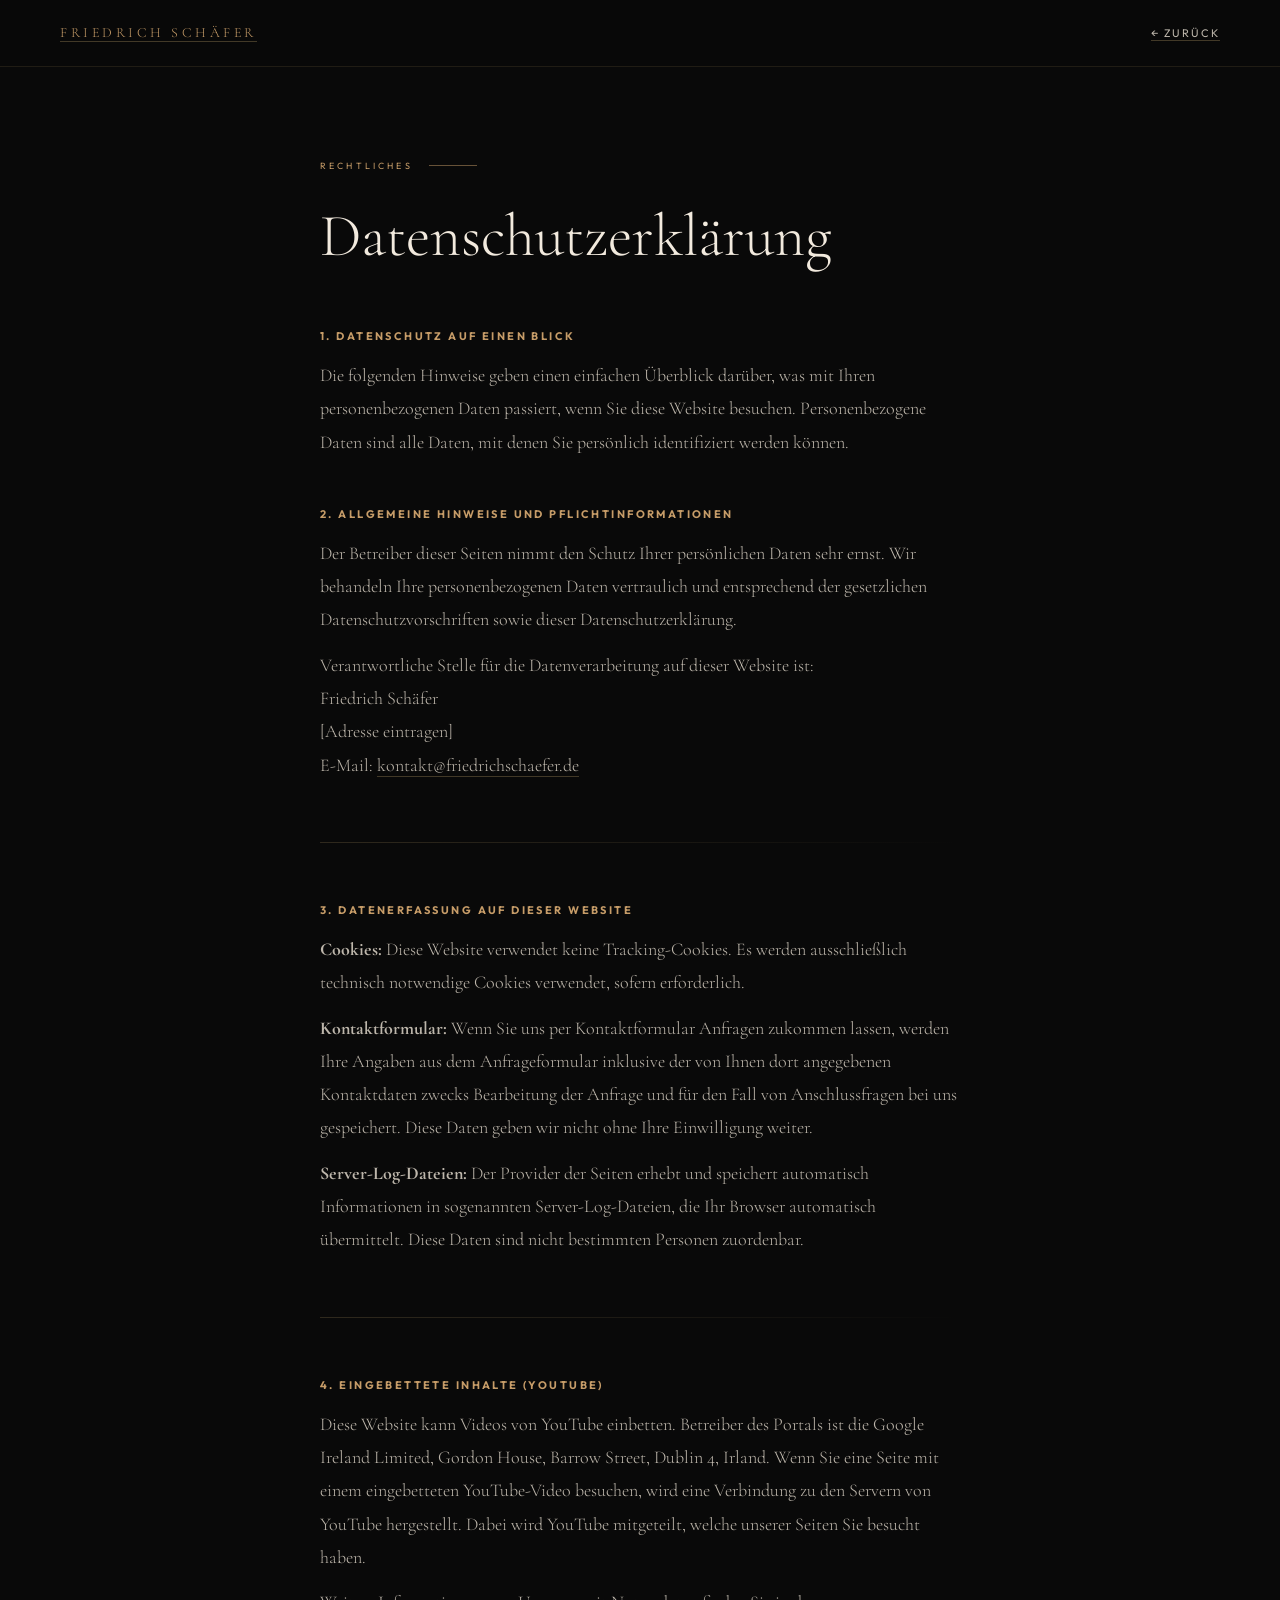
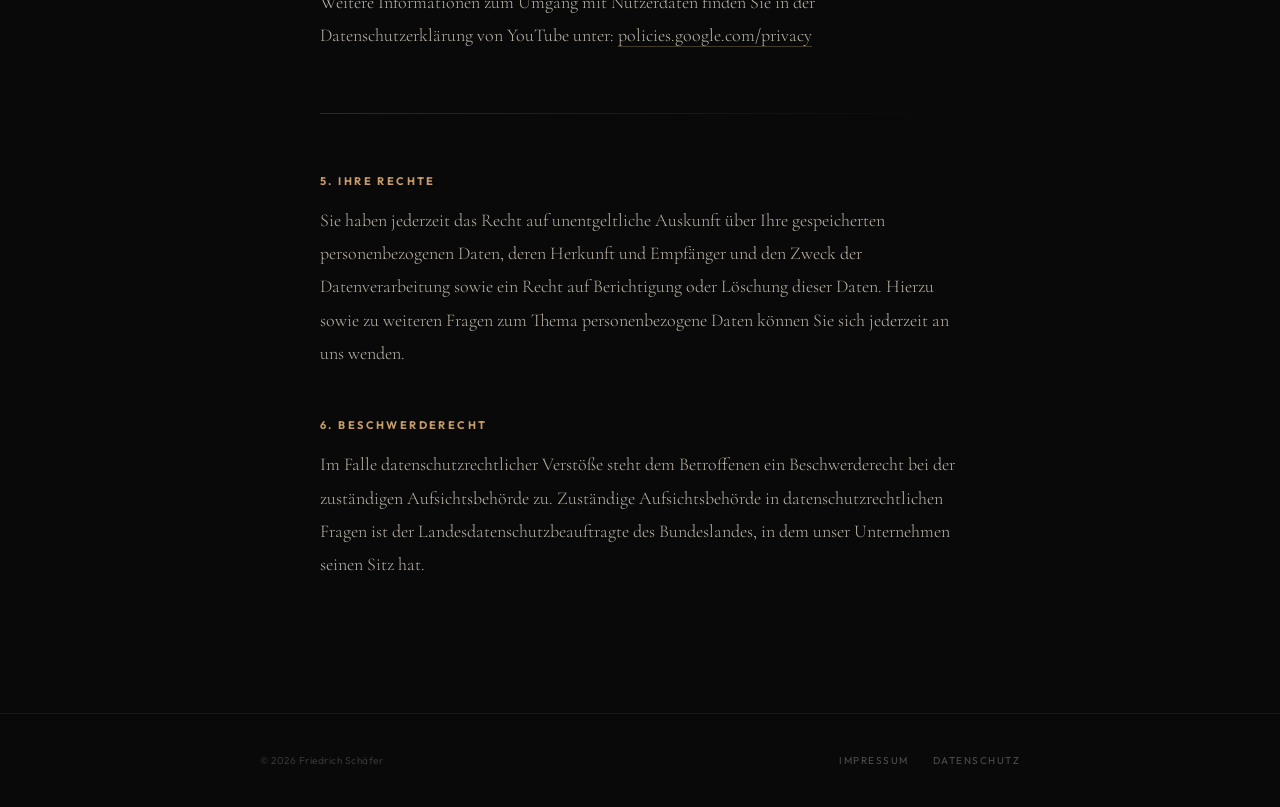
<file: datenschutz.html>
<!DOCTYPE html>
<html lang="de">
<head>
<meta charset="UTF-8">
<meta name="viewport" content="width=device-width, initial-scale=1.0">
<title>Datenschutz — Friedrich Schäfer</title>
<link rel="icon" type="image/svg+xml" href="logo.svg">
<link rel="preconnect" href="https://fonts.googleapis.com">
<link href="https://fonts.googleapis.com/css2?family=Cormorant+Garamond:ital,wght@0,300;0,400;1,300&family=Outfit:wght@300;400&display=swap" rel="stylesheet">
<style>
  :root {
    --black: #090909;
    --gold: oklch(72% 0.085 72);
    --ivory: oklch(94% 0.018 80);
    --ivory-dim: oklch(78% 0.018 80);
    --serif: 'Cormorant Garamond', Georgia, serif;
    --sans: 'Outfit', Helvetica Neue, Arial, sans-serif;
  }
  *, *::before, *::after { box-sizing: border-box; margin: 0; padding: 0; }
  body {
    background: var(--black);
    color: var(--ivory);
    font-family: var(--serif);
    min-height: 100vh;
  }
  nav {
    position: fixed;
    top: 0; left: 0; right: 0;
    z-index: 100;
    display: flex;
    align-items: center;
    justify-content: space-between;
    padding: 24px 60px;
    background: rgba(9,9,9,0.95);
    backdrop-filter: blur(12px);
    border-bottom: 1px solid rgba(200,169,110,0.12);
  }
  .nav-logo {
    font-family: var(--serif);
    font-size: 14px;
    font-weight: 300;
    letter-spacing: 0.25em;
    text-transform: uppercase;
    color: var(--gold);
    text-decoration: none;
  }
  .nav-back {
    font-family: var(--sans);
    font-size: 11px;
    letter-spacing: 0.18em;
    text-transform: uppercase;
    color: var(--ivory-dim);
    text-decoration: none;
    transition: color 0.3s;
    display: flex;
    align-items: center;
    gap: 8px;
  }
  .nav-back:hover { color: var(--gold); }
  main {
    max-width: 760px;
    margin: 0 auto;
    padding: 160px 60px 120px;
  }
  .page-label {
    font-family: var(--sans);
    font-size: 9px;
    letter-spacing: 0.35em;
    text-transform: uppercase;
    color: var(--gold);
    margin-bottom: 32px;
    display: flex;
    align-items: center;
    gap: 16px;
  }
  .page-label::after {
    content: '';
    display: block;
    width: 48px;
    height: 1px;
    background: var(--gold);
    opacity: 0.5;
  }
  h1 {
    font-family: var(--serif);
    font-size: clamp(36px, 5vw, 60px);
    font-weight: 300;
    color: var(--ivory);
    margin-bottom: 60px;
    line-height: 1.1;
  }
  h2 {
    font-family: var(--sans);
    font-size: 11px;
    letter-spacing: 0.22em;
    text-transform: uppercase;
    color: var(--gold);
    margin-top: 48px;
    margin-bottom: 16px;
  }
  p {
    font-family: var(--serif);
    font-size: 18px;
    font-weight: 300;
    line-height: 1.85;
    color: var(--ivory-dim);
    margin-bottom: 12px;
  }
  a {
    color: var(--ivory-dim);
    text-decoration: none;
    border-bottom: 1px solid rgba(200,169,110,0.3);
    transition: color 0.3s, border-color 0.3s;
  }
  a:hover { color: var(--gold); border-color: var(--gold); }
  .divider {
    width: 100%;
    height: 1px;
    background: linear-gradient(to right, rgba(200,169,110,0.2), transparent);
    margin: 60px 0;
  }
  footer {
    border-top: 1px solid rgba(255,255,255,0.06);
    padding: 40px 60px;
  }
  .footer-inner {
    max-width: 760px;
    margin: 0 auto;
    display: flex;
    justify-content: space-between;
    align-items: center;
    flex-wrap: wrap;
    gap: 16px;
  }
  .footer-copy {
    font-family: var(--sans);
    font-size: 10px;
    color: rgba(244,240,232,0.2);
    letter-spacing: 0.05em;
  }
  .footer-links {
    display: flex;
    gap: 24px;
  }
  .footer-links a {
    font-family: var(--sans);
    font-size: 10px;
    letter-spacing: 0.15em;
    text-transform: uppercase;
    color: rgba(244,240,232,0.3);
    text-decoration: none;
    border: none;
    transition: color 0.3s;
  }
  .footer-links a:hover { color: var(--gold); }
  @media (max-width: 700px) {
    nav { padding: 18px 24px; }
    main { padding: 120px 24px 80px; }
    footer { padding: 32px 24px; }
  }
</style>
</head>
<body>

<nav>
  <a href="index.html" class="nav-logo">Friedrich Schäfer</a>
  <a href="index.html" class="nav-back">← Zurück</a>
</nav>

<main>
  <div class="page-label">Rechtliches</div>
  <h1>Datenschutz&shy;erklärung</h1>

  <h2>1. Datenschutz auf einen Blick</h2>
  <p>
    Die folgenden Hinweise geben einen einfachen Überblick darüber, was mit Ihren personenbezogenen Daten passiert, wenn Sie diese Website besuchen. Personenbezogene Daten sind alle Daten, mit denen Sie persönlich identifiziert werden können.
  </p>

  <h2>2. Allgemeine Hinweise und Pflichtinformationen</h2>
  <p>
    Der Betreiber dieser Seiten nimmt den Schutz Ihrer persönlichen Daten sehr ernst. Wir behandeln Ihre personenbezogenen Daten vertraulich und entsprechend der gesetzlichen Datenschutzvorschriften sowie dieser Datenschutzerklärung.
  </p>
  <p>
    Verantwortliche Stelle für die Datenverarbeitung auf dieser Website ist:<br>
    Friedrich Schäfer<br>
    [Adresse eintragen]<br>
    E-Mail: <a href="mailto:kontakt@friedrichschaefer.de">kontakt@friedrichschaefer.de</a>
  </p>

  <div class="divider"></div>

  <h2>3. Datenerfassung auf dieser Website</h2>
  <p>
    <strong>Cookies:</strong> Diese Website verwendet keine Tracking-Cookies. Es werden ausschließlich technisch notwendige Cookies verwendet, sofern erforderlich.
  </p>
  <p>
    <strong>Kontaktformular:</strong> Wenn Sie uns per Kontaktformular Anfragen zukommen lassen, werden Ihre Angaben aus dem Anfrageformular inklusive der von Ihnen dort angegebenen Kontaktdaten zwecks Bearbeitung der Anfrage und für den Fall von Anschlussfragen bei uns gespeichert. Diese Daten geben wir nicht ohne Ihre Einwilligung weiter.
  </p>
  <p>
    <strong>Server-Log-Dateien:</strong> Der Provider der Seiten erhebt und speichert automatisch Informationen in sogenannten Server-Log-Dateien, die Ihr Browser automatisch übermittelt. Diese Daten sind nicht bestimmten Personen zuordenbar.
  </p>

  <div class="divider"></div>

  <h2>4. Eingebettete Inhalte (YouTube)</h2>
  <p>
    Diese Website kann Videos von YouTube einbetten. Betreiber des Portals ist die Google Ireland Limited, Gordon House, Barrow Street, Dublin 4, Irland. Wenn Sie eine Seite mit einem eingebetteten YouTube-Video besuchen, wird eine Verbindung zu den Servern von YouTube hergestellt. Dabei wird YouTube mitgeteilt, welche unserer Seiten Sie besucht haben.
  </p>
  <p>
    Weitere Informationen zum Umgang mit Nutzerdaten finden Sie in der Datenschutzerklärung von YouTube unter: <a href="https://policies.google.com/privacy" target="_blank" rel="noopener">policies.google.com/privacy</a>
  </p>

  <div class="divider"></div>

  <h2>5. Ihre Rechte</h2>
  <p>
    Sie haben jederzeit das Recht auf unentgeltliche Auskunft über Ihre gespeicherten personenbezogenen Daten, deren Herkunft und Empfänger und den Zweck der Datenverarbeitung sowie ein Recht auf Berichtigung oder Löschung dieser Daten. Hierzu sowie zu weiteren Fragen zum Thema personenbezogene Daten können Sie sich jederzeit an uns wenden.
  </p>

  <h2>6. Beschwerderecht</h2>
  <p>
    Im Falle datenschutzrechtlicher Verstöße steht dem Betroffenen ein Beschwerderecht bei der zuständigen Aufsichtsbehörde zu. Zuständige Aufsichtsbehörde in datenschutzrechtlichen Fragen ist der Landesdatenschutzbeauftragte des Bundeslandes, in dem unser Unternehmen seinen Sitz hat.
  </p>
</main>

<footer>
  <div class="footer-inner">
    <div class="footer-copy">© 2026 Friedrich Schäfer</div>
    <div class="footer-links">
      <a href="impressum.html">Impressum</a>
      <a href="datenschutz.html">Datenschutz</a>
    </div>
  </div>
</footer>

</body>
</html>
</file>
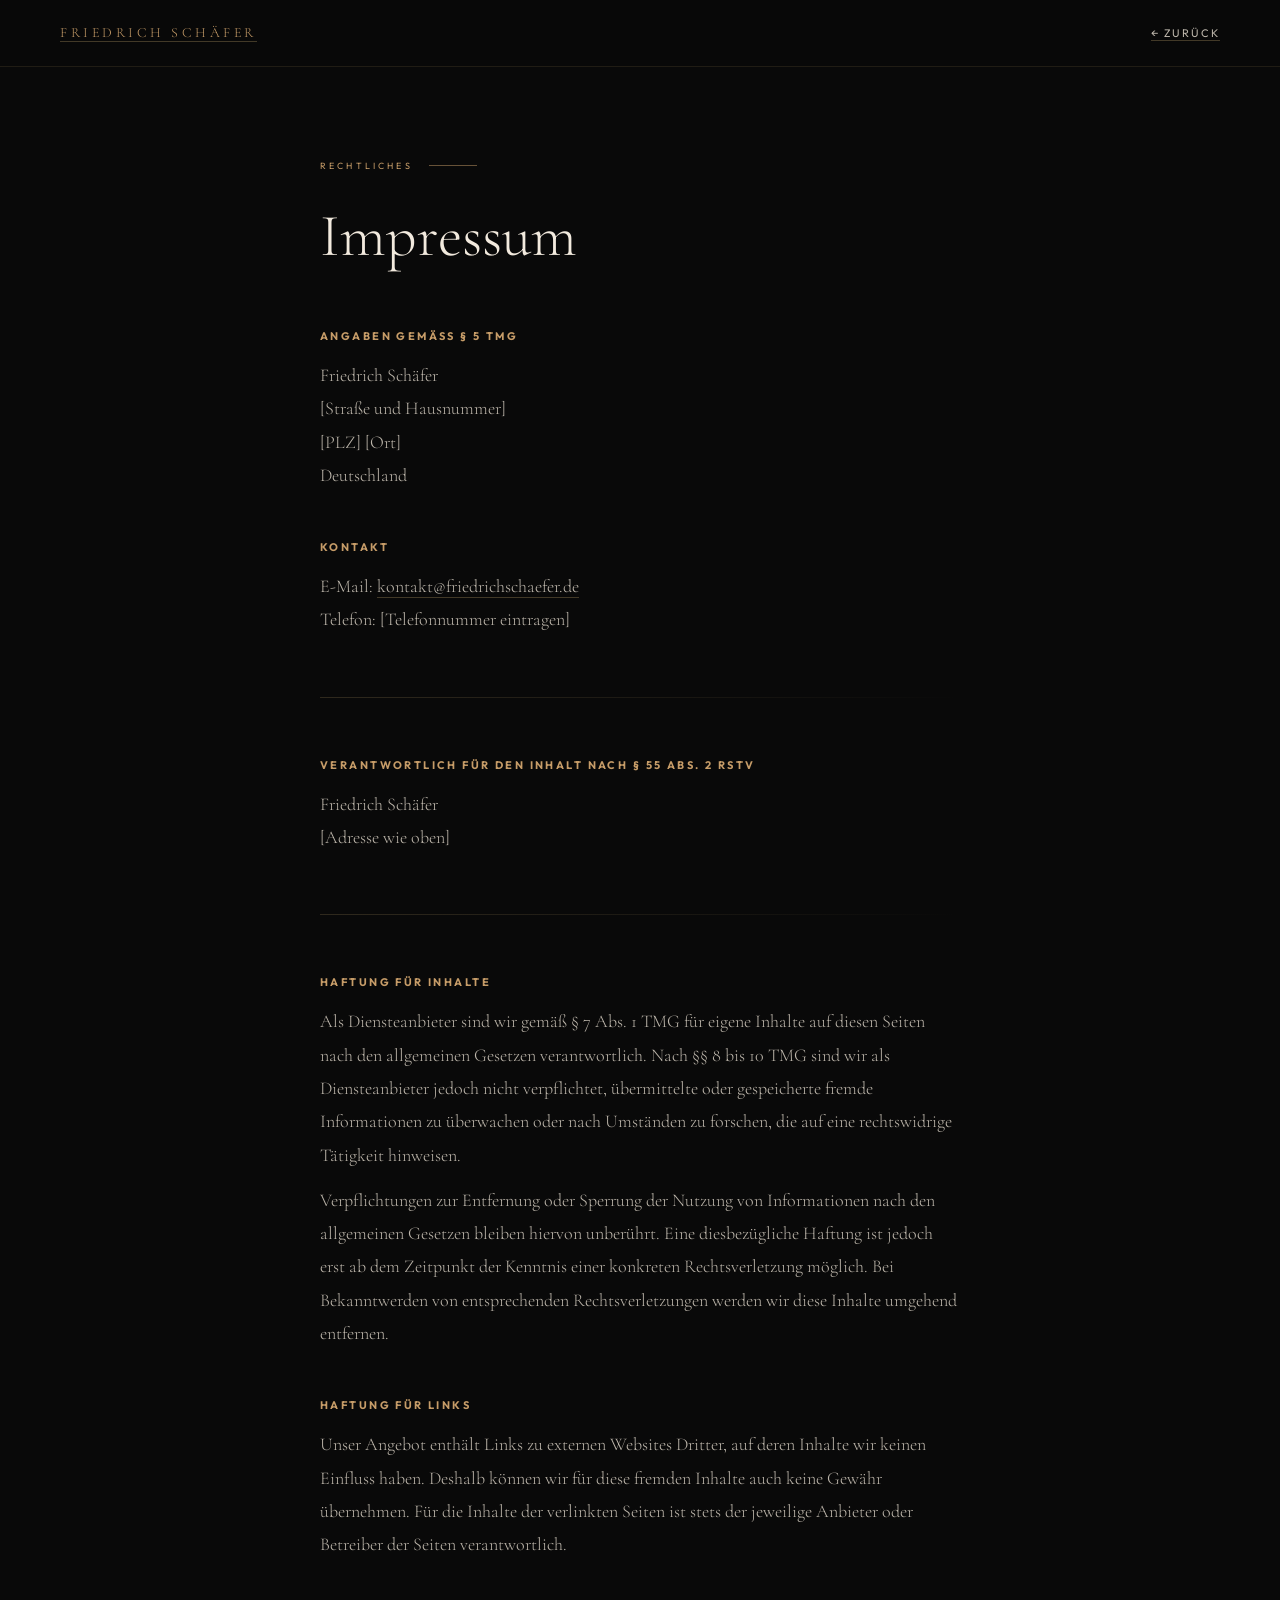
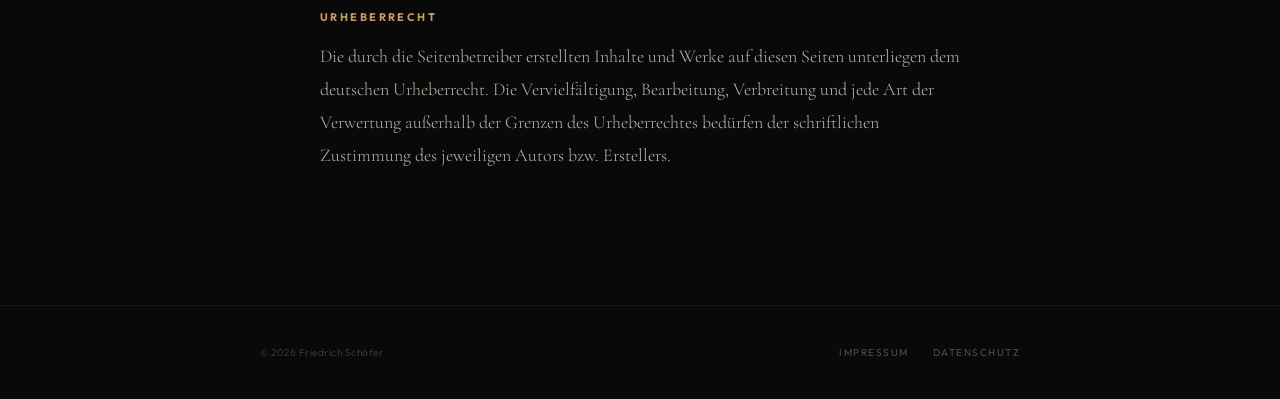
<file: impressum.html>
<!DOCTYPE html>
<html lang="de">
<head>
<meta charset="UTF-8">
<meta name="viewport" content="width=device-width, initial-scale=1.0">
<title>Impressum — Friedrich Schäfer</title>
<link rel="icon" type="image/svg+xml" href="logo.svg">
<link rel="preconnect" href="https://fonts.googleapis.com">
<link href="https://fonts.googleapis.com/css2?family=Cormorant+Garamond:ital,wght@0,300;0,400;1,300&family=Outfit:wght@300;400&display=swap" rel="stylesheet">
<style>
  :root {
    --black: #090909;
    --gold: oklch(72% 0.085 72);
    --ivory: oklch(94% 0.018 80);
    --ivory-dim: oklch(78% 0.018 80);
    --serif: 'Cormorant Garamond', Georgia, serif;
    --sans: 'Outfit', Helvetica Neue, Arial, sans-serif;
  }
  *, *::before, *::after { box-sizing: border-box; margin: 0; padding: 0; }
  body {
    background: var(--black);
    color: var(--ivory);
    font-family: var(--serif);
    min-height: 100vh;
  }
  nav {
    position: fixed;
    top: 0; left: 0; right: 0;
    z-index: 100;
    display: flex;
    align-items: center;
    justify-content: space-between;
    padding: 24px 60px;
    background: rgba(9,9,9,0.95);
    backdrop-filter: blur(12px);
    border-bottom: 1px solid rgba(200,169,110,0.12);
  }
  .nav-logo {
    font-family: var(--serif);
    font-size: 14px;
    font-weight: 300;
    letter-spacing: 0.25em;
    text-transform: uppercase;
    color: var(--gold);
    text-decoration: none;
  }
  .nav-back {
    font-family: var(--sans);
    font-size: 11px;
    letter-spacing: 0.18em;
    text-transform: uppercase;
    color: var(--ivory-dim);
    text-decoration: none;
    transition: color 0.3s;
    display: flex;
    align-items: center;
    gap: 8px;
  }
  .nav-back:hover { color: var(--gold); }
  main {
    max-width: 760px;
    margin: 0 auto;
    padding: 160px 60px 120px;
  }
  .page-label {
    font-family: var(--sans);
    font-size: 9px;
    letter-spacing: 0.35em;
    text-transform: uppercase;
    color: var(--gold);
    margin-bottom: 32px;
    display: flex;
    align-items: center;
    gap: 16px;
  }
  .page-label::after {
    content: '';
    display: block;
    width: 48px;
    height: 1px;
    background: var(--gold);
    opacity: 0.5;
  }
  h1 {
    font-family: var(--serif);
    font-size: clamp(36px, 5vw, 60px);
    font-weight: 300;
    color: var(--ivory);
    margin-bottom: 60px;
    line-height: 1.1;
  }
  h2 {
    font-family: var(--sans);
    font-size: 11px;
    letter-spacing: 0.22em;
    text-transform: uppercase;
    color: var(--gold);
    margin-top: 48px;
    margin-bottom: 16px;
  }
  p {
    font-family: var(--serif);
    font-size: 18px;
    font-weight: 300;
    line-height: 1.85;
    color: var(--ivory-dim);
    margin-bottom: 12px;
  }
  a {
    color: var(--ivory-dim);
    text-decoration: none;
    border-bottom: 1px solid rgba(200,169,110,0.3);
    transition: color 0.3s, border-color 0.3s;
  }
  a:hover { color: var(--gold); border-color: var(--gold); }
  .divider {
    width: 100%;
    height: 1px;
    background: linear-gradient(to right, rgba(200,169,110,0.2), transparent);
    margin: 60px 0;
  }
  footer {
    border-top: 1px solid rgba(255,255,255,0.06);
    padding: 40px 60px;
    max-width: 100%;
  }
  .footer-inner {
    max-width: 760px;
    margin: 0 auto;
    display: flex;
    justify-content: space-between;
    align-items: center;
    flex-wrap: wrap;
    gap: 16px;
  }
  .footer-copy {
    font-family: var(--sans);
    font-size: 10px;
    color: rgba(244,240,232,0.2);
    letter-spacing: 0.05em;
  }
  .footer-links {
    display: flex;
    gap: 24px;
  }
  .footer-links a {
    font-family: var(--sans);
    font-size: 10px;
    letter-spacing: 0.15em;
    text-transform: uppercase;
    color: rgba(244,240,232,0.3);
    text-decoration: none;
    border: none;
    transition: color 0.3s;
  }
  .footer-links a:hover { color: var(--gold); }
  @media (max-width: 700px) {
    nav { padding: 18px 24px; }
    main { padding: 120px 24px 80px; }
    footer { padding: 32px 24px; }
  }
</style>
</head>
<body>

<nav>
  <a href="index.html" class="nav-logo">Friedrich Schäfer</a>
  <a href="index.html" class="nav-back">← Zurück</a>
</nav>

<main>
  <div class="page-label">Rechtliches</div>
  <h1>Impressum</h1>

  <h2>Angaben gemäß § 5 TMG</h2>
  <p>
    Friedrich Schäfer<br>
    [Straße und Hausnummer]<br>
    [PLZ] [Ort]<br>
    Deutschland
  </p>

  <h2>Kontakt</h2>
  <p>
    E-Mail: <a href="mailto:kontakt@friedrichschaefer.de">kontakt@friedrichschaefer.de</a><br>
    Telefon: [Telefonnummer eintragen]
  </p>

  <div class="divider"></div>

  <h2>Verantwortlich für den Inhalt nach § 55 Abs. 2 RStV</h2>
  <p>
    Friedrich Schäfer<br>
    [Adresse wie oben]
  </p>

  <div class="divider"></div>

  <h2>Haftung für Inhalte</h2>
  <p>
    Als Diensteanbieter sind wir gemäß § 7 Abs. 1 TMG für eigene Inhalte auf diesen Seiten nach den allgemeinen Gesetzen verantwortlich. Nach §§ 8 bis 10 TMG sind wir als Diensteanbieter jedoch nicht verpflichtet, übermittelte oder gespeicherte fremde Informationen zu überwachen oder nach Umständen zu forschen, die auf eine rechtswidrige Tätigkeit hinweisen.
  </p>
  <p>
    Verpflichtungen zur Entfernung oder Sperrung der Nutzung von Informationen nach den allgemeinen Gesetzen bleiben hiervon unberührt. Eine diesbezügliche Haftung ist jedoch erst ab dem Zeitpunkt der Kenntnis einer konkreten Rechtsverletzung möglich. Bei Bekanntwerden von entsprechenden Rechtsverletzungen werden wir diese Inhalte umgehend entfernen.
  </p>

  <h2>Haftung für Links</h2>
  <p>
    Unser Angebot enthält Links zu externen Websites Dritter, auf deren Inhalte wir keinen Einfluss haben. Deshalb können wir für diese fremden Inhalte auch keine Gewähr übernehmen. Für die Inhalte der verlinkten Seiten ist stets der jeweilige Anbieter oder Betreiber der Seiten verantwortlich.
  </p>

  <h2>Urheberrecht</h2>
  <p>
    Die durch die Seitenbetreiber erstellten Inhalte und Werke auf diesen Seiten unterliegen dem deutschen Urheberrecht. Die Vervielfältigung, Bearbeitung, Verbreitung und jede Art der Verwertung außerhalb der Grenzen des Urheberrechtes bedürfen der schriftlichen Zustimmung des jeweiligen Autors bzw. Erstellers.
  </p>
</main>

<footer>
  <div class="footer-inner">
    <div class="footer-copy">© 2026 Friedrich Schäfer</div>
    <div class="footer-links">
      <a href="impressum.html">Impressum</a>
      <a href="datenschutz.html">Datenschutz</a>
    </div>
  </div>
</footer>

</body>
</html>
</file>
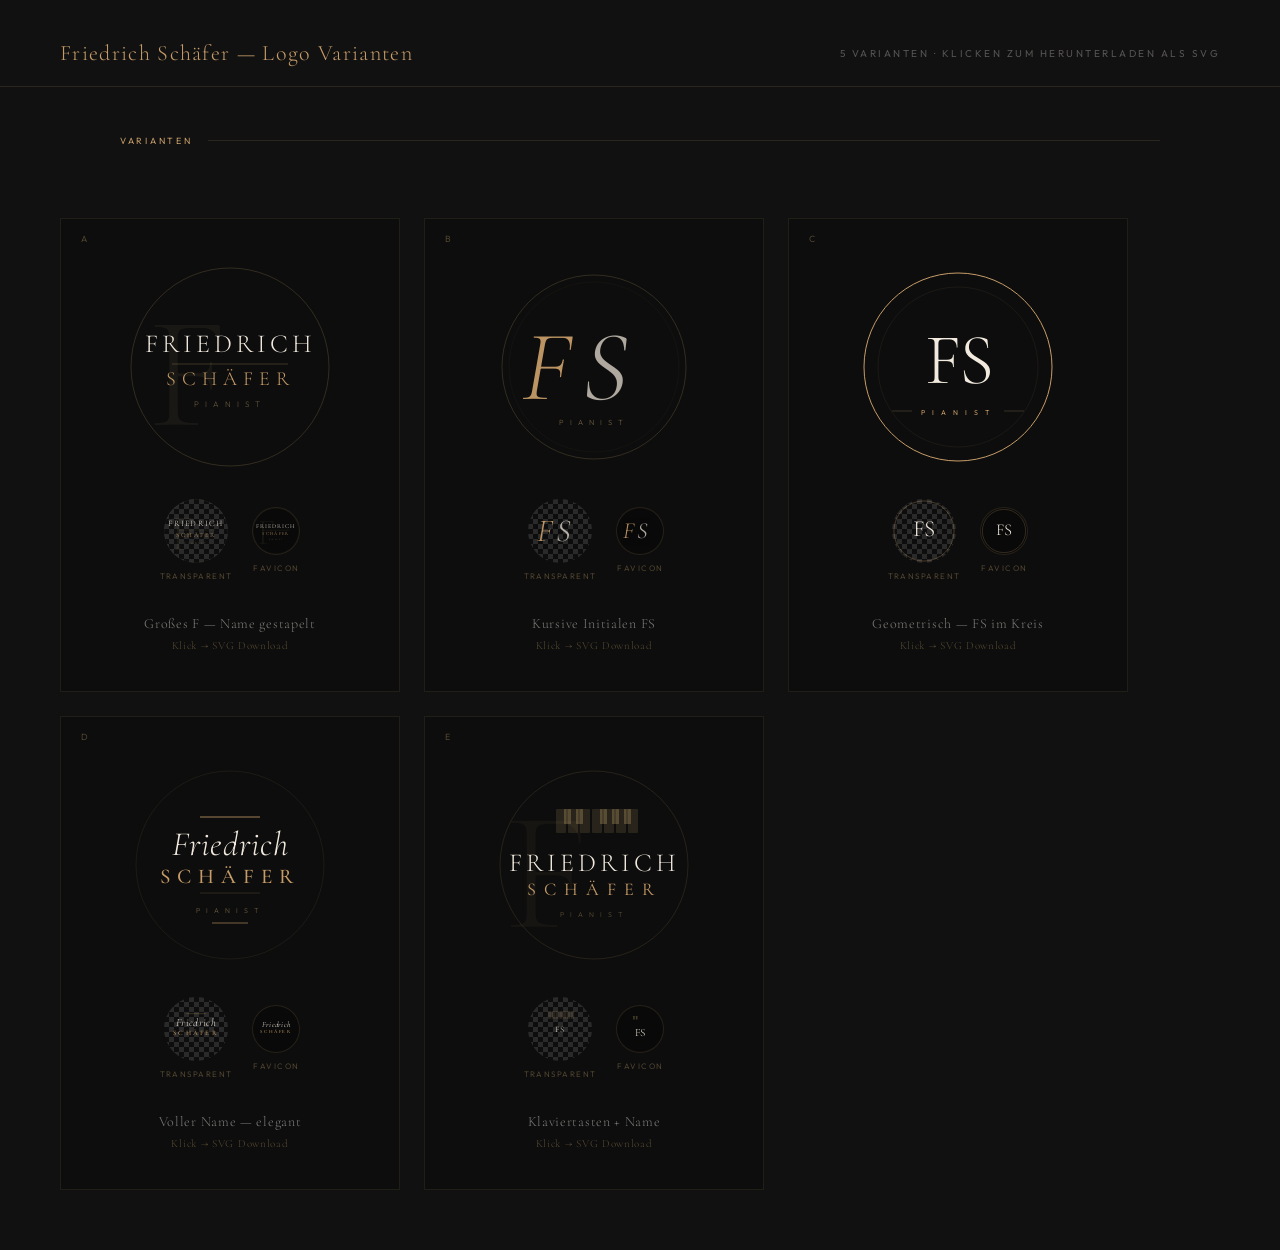
<file: logo-varianten.html>
<!DOCTYPE html>
<html lang="de">
<head>
<meta charset="UTF-8">
<meta name="viewport" content="width=device-width, initial-scale=1.0">
<title>Friedrich Schäfer — Logo Varianten</title>
<link href="https://fonts.googleapis.com/css2?family=Cormorant+Garamond:ital,wght@0,300;0,400;0,500;0,600;1,300;1,400;1,500;1,600&family=Outfit:wght@300;400;500&display=swap" rel="stylesheet">
<style>
  * { box-sizing: border-box; margin: 0; padding: 0; }
  body {
    background: #111;
    font-family: 'Outfit', sans-serif;
    min-height: 100vh;
    color: #f4f0e8;
  }

  header {
    padding: 40px 60px 20px;
    border-bottom: 1px solid rgba(200,169,110,0.15);
    display: flex;
    align-items: center;
    justify-content: space-between;
  }

  .header-title {
    font-family: 'Cormorant Garamond', serif;
    font-size: 22px;
    font-weight: 300;
    color: oklch(72% 0.085 72);
    letter-spacing: 0.06em;
  }

  .header-sub {
    font-size: 10px;
    letter-spacing: 0.25em;
    text-transform: uppercase;
    color: rgba(244,240,232,0.3);
  }

  .canvas {
    display: flex;
    gap: 2px;
    padding: 60px;
    overflow-x: auto;
    align-items: flex-start;
    flex-wrap: wrap;
    gap: 24px;
  }

  .logo-card {
    background: #0d0d0d;
    border: 1px solid rgba(200,169,110,0.1);
    display: flex;
    flex-direction: column;
    align-items: center;
    padding: 48px 40px 36px;
    gap: 32px;
    width: 340px;
    cursor: pointer;
    transition: border-color 0.3s;
    position: relative;
  }

  .logo-card:hover { border-color: rgba(200,169,110,0.35); }

  .logo-card-label {
    position: absolute;
    top: 14px;
    left: 20px;
    font-size: 9px;
    letter-spacing: 0.25em;
    text-transform: uppercase;
    color: rgba(200,169,110,0.35);
  }

  .logo-main {
    display: flex;
    align-items: center;
    justify-content: center;
  }

  .logo-previews {
    display: flex;
    gap: 20px;
    align-items: center;
  }

  .preview-item {
    display: flex;
    flex-direction: column;
    align-items: center;
    gap: 8px;
  }

  .preview-item span {
    font-size: 8px;
    letter-spacing: 0.18em;
    text-transform: uppercase;
    color: rgba(200,169,110,0.35);
  }

  .preview-dark {
    background: #090909;
    border-radius: 50%;
    border: 1px solid rgba(200,169,110,0.15);
    display: flex; align-items: center; justify-content: center;
    overflow: hidden;
  }

  .preview-light {
    background: #f4f0e8;
    border-radius: 50%;
    border: 1px solid rgba(0,0,0,0.1);
    display: flex; align-items: center; justify-content: center;
    overflow: hidden;
  }

  .preview-checker {
    border-radius: 50%;
    background-image: linear-gradient(45deg, #2a2a2a 25%, transparent 25%),
                      linear-gradient(-45deg, #2a2a2a 25%, transparent 25%),
                      linear-gradient(45deg, transparent 75%, #2a2a2a 75%),
                      linear-gradient(-45deg, transparent 75%, #2a2a2a 75%);
    background-size: 10px 10px;
    background-position: 0 0, 0 5px, 5px -5px, -5px 0px;
    display: flex; align-items: center; justify-content: center;
    overflow: hidden;
  }

  .logo-name {
    font-family: 'Cormorant Garamond', serif;
    font-size: 14px;
    font-weight: 300;
    color: rgba(244,240,232,0.5);
    text-align: center;
    letter-spacing: 0.05em;
    line-height: 1.5;
  }

  .section-title {
    padding: 0 60px;
    font-size: 9px;
    letter-spacing: 0.3em;
    text-transform: uppercase;
    color: oklch(72% 0.085 72);
    display: flex;
    align-items: center;
    gap: 16px;
  }
  .section-title::after {
    content: '';
    display: block;
    height: 1px;
    flex: 1;
    background: rgba(200,169,110,0.15);
  }
</style>
</head>
<body>

<header>
  <div class="header-title">Friedrich Schäfer — Logo Varianten</div>
  <div class="header-sub">5 Varianten · Klicken zum Herunterladen als SVG</div>
</header>

<div style="padding: 48px 60px 12px;">
  <div class="section-title">Varianten</div>
</div>

<div class="canvas" id="canvas">

  <!-- A: Großes F + gestapelter Name -->
  <div class="logo-card" onclick="downloadSVG('logo-a')">
    <div class="logo-card-label">A</div>
    <div class="logo-main">
      <svg id="logo-a" width="200" height="200" viewBox="0 0 200 200" fill="none" xmlns="http://www.w3.org/2000/svg">
        <circle cx="100" cy="100" r="99" fill="none" stroke="rgba(200,169,110,0.2)" stroke-width="1"/>
        <text x="18" y="158" font-family="Cormorant Garamond, Georgia, serif" font-size="160" font-weight="300" fill="rgba(200,169,110,0.07)" letter-spacing="-4">F</text>
        <text x="100" y="85" text-anchor="middle" font-family="Cormorant Garamond, Georgia, serif" font-size="26" font-weight="300" fill="oklch(94% 0.018 80)" letter-spacing="4">FRIEDRICH</text>
        <line x1="42" y1="97" x2="158" y2="97" stroke="rgba(200,169,110,0.45)" stroke-width="0.6"/>
        <text x="100" y="118" text-anchor="middle" font-family="Cormorant Garamond, Georgia, serif" font-size="20" font-weight="300" fill="oklch(72% 0.085 72)" letter-spacing="6">SCHÄFER</text>
        <text x="100" y="140" text-anchor="middle" font-family="Outfit, sans-serif" font-size="8" font-weight="300" fill="rgba(200,169,110,0.45)" letter-spacing="6">PIANIST</text>
      </svg>
    </div>
    <div class="logo-previews">
      <div class="preview-item">
        <div class="preview-checker" style="width:64px;height:64px;">
          <svg width="64" height="64" viewBox="0 0 200 200" fill="none">
            <circle cx="100" cy="100" r="99" fill="none" stroke="rgba(200,169,110,0.2)" stroke-width="1"/>
            <text x="18" y="158" font-family="Cormorant Garamond, Georgia, serif" font-size="160" font-weight="300" fill="rgba(200,169,110,0.07)" letter-spacing="-4">F</text>
            <text x="100" y="85" text-anchor="middle" font-family="Cormorant Garamond, Georgia, serif" font-size="26" font-weight="300" fill="oklch(94% 0.018 80)" letter-spacing="4">FRIEDRICH</text>
            <line x1="42" y1="97" x2="158" y2="97" stroke="rgba(200,169,110,0.45)" stroke-width="0.6"/>
            <text x="100" y="118" text-anchor="middle" font-family="Cormorant Garamond, Georgia, serif" font-size="20" font-weight="300" fill="oklch(72% 0.085 72)" letter-spacing="6">SCHÄFER</text>
            <text x="100" y="140" text-anchor="middle" font-family="Outfit, sans-serif" font-size="8" font-weight="300" fill="rgba(200,169,110,0.45)" letter-spacing="6">PIANIST</text>
          </svg>
        </div>
        <span>transparent</span>
      </div>
      <div class="preview-item">
        <div class="preview-dark" style="width:48px;height:48px;">
          <svg width="48" height="48" viewBox="0 0 200 200" fill="none">
            <circle cx="100" cy="100" r="99" fill="none" stroke="rgba(200,169,110,0.2)" stroke-width="1"/>
            <text x="18" y="158" font-family="Cormorant Garamond, Georgia, serif" font-size="160" font-weight="300" fill="rgba(200,169,110,0.07)" letter-spacing="-4">F</text>
            <text x="100" y="85" text-anchor="middle" font-family="Cormorant Garamond, Georgia, serif" font-size="26" font-weight="300" fill="oklch(94% 0.018 80)" letter-spacing="4">FRIEDRICH</text>
            <line x1="42" y1="97" x2="158" y2="97" stroke="rgba(200,169,110,0.45)" stroke-width="0.6"/>
            <text x="100" y="118" text-anchor="middle" font-family="Cormorant Garamond, Georgia, serif" font-size="20" font-weight="300" fill="oklch(72% 0.085 72)" letter-spacing="6">SCHÄFER</text>
            <text x="100" y="140" text-anchor="middle" font-family="Outfit, sans-serif" font-size="8" font-weight="300" fill="rgba(200,169,110,0.45)" letter-spacing="6">PIANIST</text>
          </svg>
        </div>
        <span>favicon</span>
      </div>
    </div>
    <div class="logo-name">Großes F — Name gestapelt<br><span style="font-size:11px;color:rgba(200,169,110,0.4)">Klick → SVG Download</span></div>
  </div>

  <!-- B: Kursive Initialen FS -->
  <div class="logo-card" onclick="downloadSVG('logo-b')">
    <div class="logo-card-label">B</div>
    <div class="logo-main">
      <svg id="logo-b" width="200" height="200" viewBox="0 0 200 200" fill="none" xmlns="http://www.w3.org/2000/svg">
        <circle cx="100" cy="100" r="92" fill="none" stroke="rgba(200,169,110,0.25)" stroke-width="0.8"/>
        <circle cx="100" cy="100" r="85" fill="none" stroke="rgba(200,169,110,0.1)" stroke-width="0.4"/>
        <text x="28" y="132" font-family="Cormorant Garamond, Georgia, serif" font-size="100" font-weight="300" font-style="italic" fill="oklch(72% 0.085 72)" opacity="0.95">F</text>
        <text x="88" y="132" font-family="Cormorant Garamond, Georgia, serif" font-size="100" font-weight="300" font-style="italic" fill="oklch(94% 0.018 80)" opacity="0.7">S</text>
        <text x="100" y="158" text-anchor="middle" font-family="Outfit, sans-serif" font-size="7.5" font-weight="300" fill="rgba(200,169,110,0.5)" letter-spacing="6">PIANIST</text>
      </svg>
    </div>
    <div class="logo-previews">
      <div class="preview-item">
        <div class="preview-checker" style="width:64px;height:64px;">
          <svg width="64" height="64" viewBox="0 0 200 200" fill="none">
            <text x="28" y="132" font-family="Cormorant Garamond, Georgia, serif" font-size="100" font-weight="300" font-style="italic" fill="oklch(72% 0.085 72)" opacity="0.95">F</text>
            <text x="88" y="132" font-family="Cormorant Garamond, Georgia, serif" font-size="100" font-weight="300" font-style="italic" fill="oklch(94% 0.018 80)" opacity="0.7">S</text>
          </svg>
        </div>
        <span>transparent</span>
      </div>
      <div class="preview-item">
        <div class="preview-dark" style="width:48px;height:48px;">
          <svg width="48" height="48" viewBox="0 0 200 200" fill="none">
            <text x="28" y="132" font-family="Cormorant Garamond, Georgia, serif" font-size="100" font-weight="300" font-style="italic" fill="oklch(72% 0.085 72)" opacity="0.95">F</text>
            <text x="88" y="132" font-family="Cormorant Garamond, Georgia, serif" font-size="100" font-weight="300" font-style="italic" fill="oklch(94% 0.018 80)" opacity="0.7">S</text>
          </svg>
        </div>
        <span>favicon</span>
      </div>
    </div>
    <div class="logo-name">Kursive Initialen FS<br><span style="font-size:11px;color:rgba(200,169,110,0.4)">Klick → SVG Download</span></div>
  </div>

  <!-- C: Geometrisch FS im Kreis -->
  <div class="logo-card" onclick="downloadSVG('logo-c')">
    <div class="logo-card-label">C</div>
    <div class="logo-main">
      <svg id="logo-c" width="200" height="200" viewBox="0 0 200 200" fill="none" xmlns="http://www.w3.org/2000/svg">
        <circle cx="100" cy="100" r="94" fill="none" stroke="oklch(72% 0.085 72)" stroke-width="1"/>
        <circle cx="100" cy="100" r="80" fill="none" stroke="rgba(200,169,110,0.2)" stroke-width="0.4"/>
        <text x="100" y="116" text-anchor="middle" font-family="Cormorant Garamond, Georgia, serif" font-size="72" font-weight="300" fill="oklch(94% 0.018 80)" letter-spacing="-2">FS</text>
        <text x="100" y="148" text-anchor="middle" font-family="Outfit, sans-serif" font-size="7" font-weight="400" fill="oklch(72% 0.085 72)" letter-spacing="7">PIANIST</text>
        <line x1="34" y1="144" x2="54" y2="144" stroke="rgba(200,169,110,0.4)" stroke-width="0.6"/>
        <line x1="146" y1="144" x2="166" y2="144" stroke="rgba(200,169,110,0.4)" stroke-width="0.6"/>
      </svg>
    </div>
    <div class="logo-previews">
      <div class="preview-item">
        <div class="preview-checker" style="width:64px;height:64px;">
          <svg width="64" height="64" viewBox="0 0 200 200" fill="none">
            <circle cx="100" cy="100" r="94" fill="none" stroke="oklch(72% 0.085 72)" stroke-width="1"/>
            <text x="100" y="116" text-anchor="middle" font-family="Cormorant Garamond, Georgia, serif" font-size="72" font-weight="300" fill="oklch(94% 0.018 80)" letter-spacing="-2">FS</text>
          </svg>
        </div>
        <span>transparent</span>
      </div>
      <div class="preview-item">
        <div class="preview-dark" style="width:48px;height:48px;">
          <svg width="48" height="48" viewBox="0 0 200 200" fill="none">
            <circle cx="100" cy="100" r="94" fill="none" stroke="oklch(72% 0.085 72)" stroke-width="1"/>
            <text x="100" y="116" text-anchor="middle" font-family="Cormorant Garamond, Georgia, serif" font-size="72" font-weight="300" fill="oklch(94% 0.018 80)" letter-spacing="-2">FS</text>
          </svg>
        </div>
        <span>favicon</span>
      </div>
    </div>
    <div class="logo-name">Geometrisch — FS im Kreis<br><span style="font-size:11px;color:rgba(200,169,110,0.4)">Klick → SVG Download</span></div>
  </div>

  <!-- D: Voller Name elegant -->
  <div class="logo-card" onclick="downloadSVG('logo-d')">
    <div class="logo-card-label">D</div>
    <div class="logo-main">
      <svg id="logo-d" width="200" height="200" viewBox="0 0 200 200" fill="none" xmlns="http://www.w3.org/2000/svg">
        <circle cx="100" cy="100" r="94" fill="none" stroke="rgba(200,169,110,0.15)" stroke-width="0.6"/>
        <line x1="70" y1="52" x2="130" y2="52" stroke="oklch(72% 0.085 72)" stroke-width="0.8"/>
        <text x="100" y="90" text-anchor="middle" font-family="Cormorant Garamond, Georgia, serif" font-size="34" font-weight="300" font-style="italic" fill="oklch(94% 0.018 80)" letter-spacing="1">Friedrich</text>
        <text x="100" y="118" text-anchor="middle" font-family="Cormorant Garamond, Georgia, serif" font-size="21" font-weight="500" fill="oklch(72% 0.085 72)" letter-spacing="7">SCHÄFER</text>
        <line x1="70" y1="128" x2="130" y2="128" stroke="rgba(200,169,110,0.3)" stroke-width="0.6"/>
        <text x="100" y="148" text-anchor="middle" font-family="Outfit, sans-serif" font-size="7" font-weight="300" fill="rgba(200,169,110,0.5)" letter-spacing="6">PIANIST</text>
        <line x1="82" y1="158" x2="118" y2="158" stroke="oklch(72% 0.085 72)" stroke-width="0.6"/>
      </svg>
    </div>
    <div class="logo-previews">
      <div class="preview-item">
        <div class="preview-checker" style="width:64px;height:64px;">
          <svg width="64" height="64" viewBox="0 0 200 200" fill="none">
            <line x1="70" y1="52" x2="130" y2="52" stroke="oklch(72% 0.085 72)" stroke-width="0.8"/>
            <text x="100" y="90" text-anchor="middle" font-family="Cormorant Garamond, Georgia, serif" font-size="34" font-weight="300" font-style="italic" fill="oklch(94% 0.018 80)" letter-spacing="1">Friedrich</text>
            <text x="100" y="118" text-anchor="middle" font-family="Cormorant Garamond, Georgia, serif" font-size="21" font-weight="500" fill="oklch(72% 0.085 72)" letter-spacing="7">SCHÄFER</text>
          </svg>
        </div>
        <span>transparent</span>
      </div>
      <div class="preview-item">
        <div class="preview-dark" style="width:48px;height:48px;">
          <svg width="48" height="48" viewBox="0 0 200 200" fill="none">
            <text x="100" y="90" text-anchor="middle" font-family="Cormorant Garamond, Georgia, serif" font-size="34" font-weight="300" font-style="italic" fill="oklch(94% 0.018 80)" letter-spacing="1">Friedrich</text>
            <text x="100" y="118" text-anchor="middle" font-family="Cormorant Garamond, Georgia, serif" font-size="21" font-weight="500" fill="oklch(72% 0.085 72)" letter-spacing="7">SCHÄFER</text>
          </svg>
        </div>
        <span>favicon</span>
      </div>
    </div>
    <div class="logo-name">Voller Name — elegant<br><span style="font-size:11px;color:rgba(200,169,110,0.4)">Klick → SVG Download</span></div>
  </div>

  <!-- E: Klaviertasten + Name -->
  <div class="logo-card" onclick="downloadSVG('logo-e')">
    <div class="logo-card-label">E</div>
    <div class="logo-main">
      <svg id="logo-e" width="200" height="200" viewBox="0 0 200 200" fill="none" xmlns="http://www.w3.org/2000/svg">
        <circle cx="100" cy="100" r="94" fill="none" stroke="rgba(200,169,110,0.2)" stroke-width="0.7"/>
        <text x="10" y="162" font-family="Cormorant Garamond, Georgia, serif" font-size="170" font-weight="300" fill="rgba(200,169,110,0.05)" letter-spacing="-5">F</text>
        <!-- Klaviertasten -->
        <rect x="62" y="44" width="10" height="24" rx="1" fill="rgba(200,169,110,0.15)"/>
        <rect x="74" y="44" width="10" height="24" rx="1" fill="rgba(200,169,110,0.15)"/>
        <rect x="86" y="44" width="10" height="24" rx="1" fill="rgba(200,169,110,0.15)"/>
        <rect x="98" y="44" width="10" height="24" rx="1" fill="rgba(200,169,110,0.15)"/>
        <rect x="110" y="44" width="10" height="24" rx="1" fill="rgba(200,169,110,0.15)"/>
        <rect x="122" y="44" width="10" height="24" rx="1" fill="rgba(200,169,110,0.15)"/>
        <rect x="134" y="44" width="10" height="24" rx="1" fill="rgba(200,169,110,0.15)"/>
        <!-- Schwarze Tasten -->
        <rect x="70" y="44" width="7" height="15" rx="0.5" fill="rgba(200,169,110,0.3)"/>
        <rect x="82" y="44" width="7" height="15" rx="0.5" fill="rgba(200,169,110,0.3)"/>
        <rect x="106" y="44" width="7" height="15" rx="0.5" fill="rgba(200,169,110,0.3)"/>
        <rect x="118" y="44" width="7" height="15" rx="0.5" fill="rgba(200,169,110,0.3)"/>
        <rect x="130" y="44" width="7" height="15" rx="0.5" fill="rgba(200,169,110,0.3)"/>
        <text x="100" y="106" text-anchor="middle" font-family="Cormorant Garamond, Georgia, serif" font-size="26" font-weight="300" fill="oklch(94% 0.018 80)" letter-spacing="4">FRIEDRICH</text>
        <text x="100" y="130" text-anchor="middle" font-family="Cormorant Garamond, Georgia, serif" font-size="18" font-weight="400" fill="oklch(72% 0.085 72)" letter-spacing="8">SCHÄFER</text>
        <text x="100" y="152" text-anchor="middle" font-family="Outfit, sans-serif" font-size="7" font-weight="300" fill="rgba(200,169,110,0.4)" letter-spacing="6">PIANIST</text>
      </svg>
    </div>
    <div class="logo-previews">
      <div class="preview-item">
        <div class="preview-checker" style="width:64px;height:64px;">
          <svg width="64" height="64" viewBox="0 0 200 200" fill="none">
            <rect x="62" y="44" width="10" height="24" rx="1" fill="rgba(200,169,110,0.15)"/>
            <rect x="74" y="44" width="10" height="24" rx="1" fill="rgba(200,169,110,0.15)"/>
            <rect x="86" y="44" width="10" height="24" rx="1" fill="rgba(200,169,110,0.15)"/>
            <rect x="98" y="44" width="10" height="24" rx="1" fill="rgba(200,169,110,0.15)"/>
            <rect x="110" y="44" width="10" height="24" rx="1" fill="rgba(200,169,110,0.15)"/>
            <rect x="122" y="44" width="10" height="24" rx="1" fill="rgba(200,169,110,0.15)"/>
            <rect x="134" y="44" width="10" height="24" rx="1" fill="rgba(200,169,110,0.15)"/>
            <text x="100" y="110" text-anchor="middle" font-family="Cormorant Garamond, Georgia, serif" font-size="26" font-weight="300" fill="oklch(94% 0.018 80)" letter-spacing="4">FS</text>
          </svg>
        </div>
        <span>transparent</span>
      </div>
      <div class="preview-item">
        <div class="preview-dark" style="width:48px;height:48px;">
          <svg width="48" height="48" viewBox="0 0 200 200" fill="none">
            <rect x="70" y="44" width="7" height="15" rx="0.5" fill="rgba(200,169,110,0.3)"/>
            <rect x="82" y="44" width="7" height="15" rx="0.5" fill="rgba(200,169,110,0.3)"/>
            <text x="100" y="130" text-anchor="middle" font-family="Cormorant Garamond, Georgia, serif" font-size="48" font-weight="300" fill="oklch(94% 0.018 80)" letter-spacing="-2">FS</text>
          </svg>
        </div>
        <span>favicon</span>
      </div>
    </div>
    <div class="logo-name">Klaviertasten + Name<br><span style="font-size:11px;color:rgba(200,169,110,0.4)">Klick → SVG Download</span></div>
  </div>

</div>

<script>
function downloadSVG(id) {
  const svg = document.getElementById(id);
  if (!svg) return;
  const serializer = new XMLSerializer();
  let source = serializer.serializeToString(svg);
  // Add XML declaration and namespace
  if (!source.includes('xmlns="http://www.w3.org/2000/svg"')) {
    source = source.replace('<svg', '<svg xmlns="http://www.w3.org/2000/svg"');
  }
  source = '<?xml version="1.0" standalone="no"?>\r\n' + source;
  const url = 'data:image/svg+xml;charset=utf-8,' + encodeURIComponent(source);
  const a = document.createElement('a');
  a.href = url;
  a.download = 'friedrich-schaefer-logo-' + id.replace('logo-', '') + '.svg';
  document.body.appendChild(a);
  a.click();
  document.body.removeChild(a);
}
</script>

</body>
</html>
</file>
